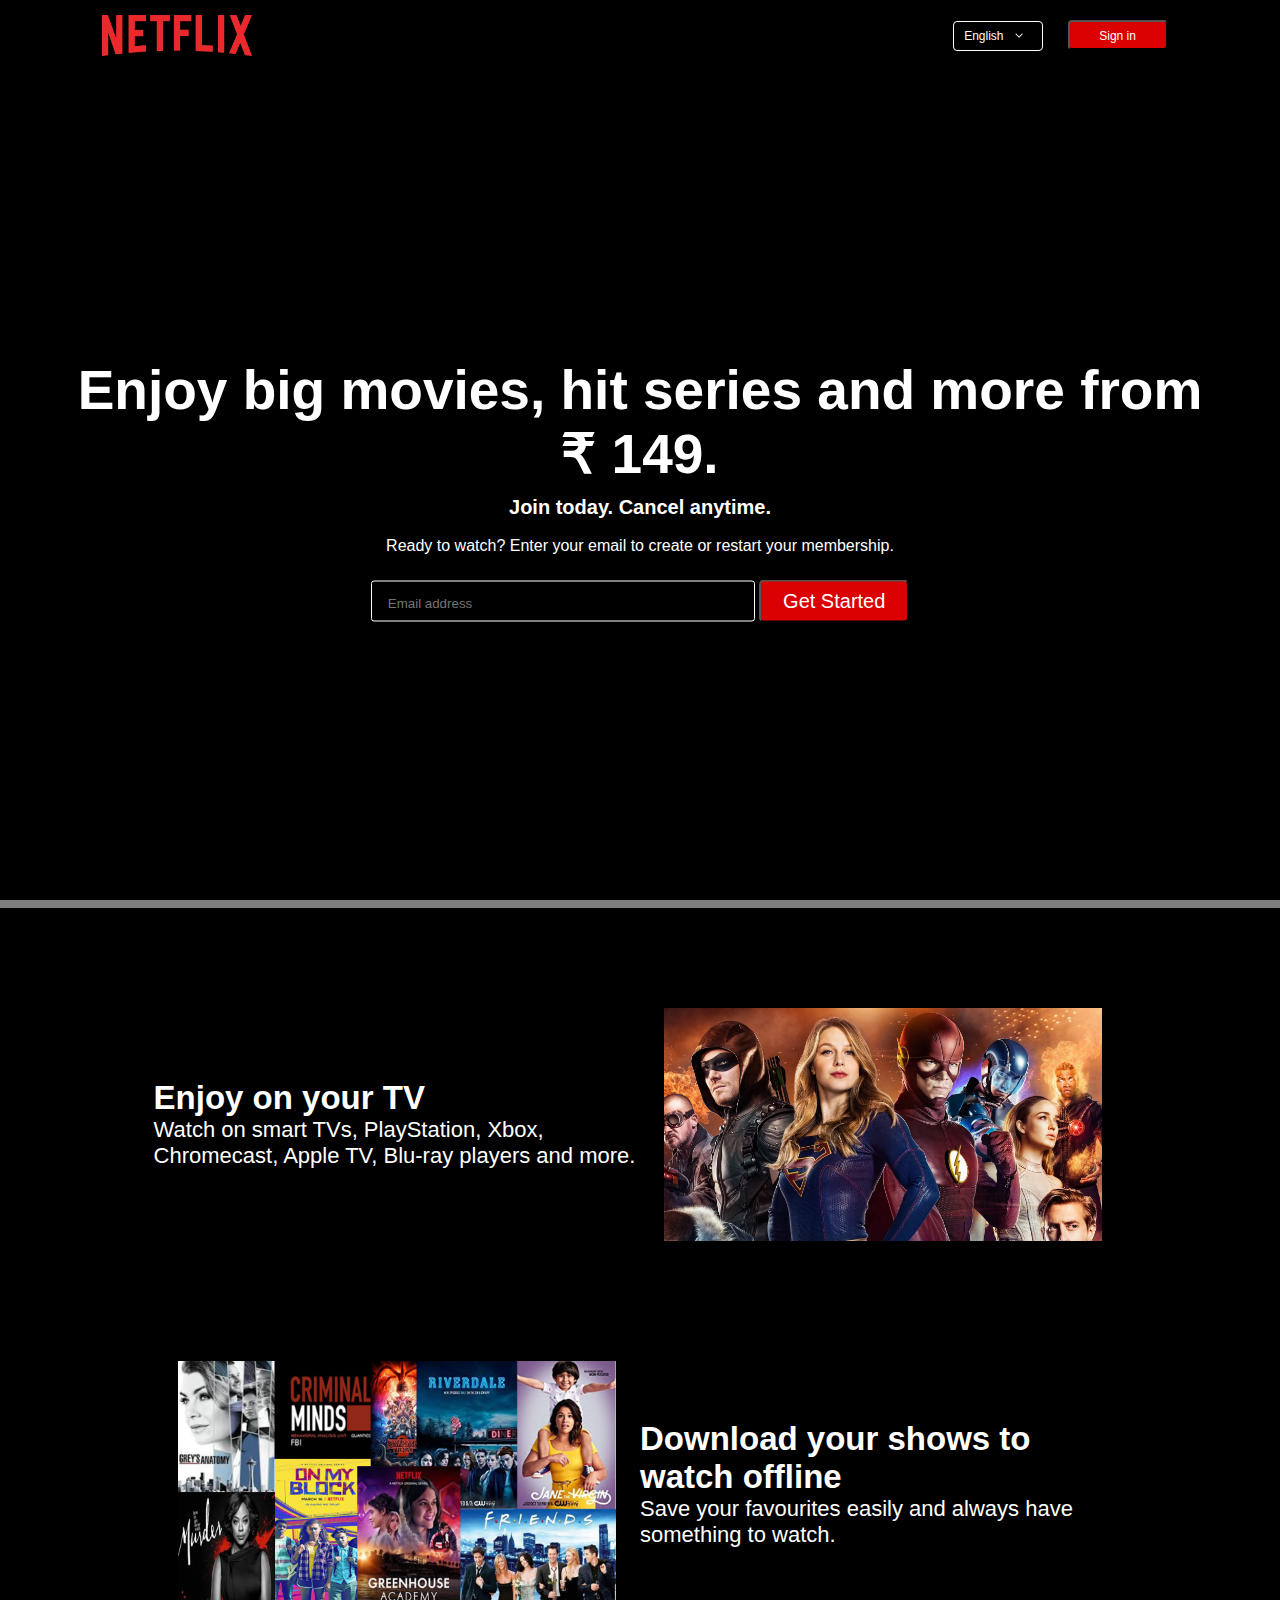
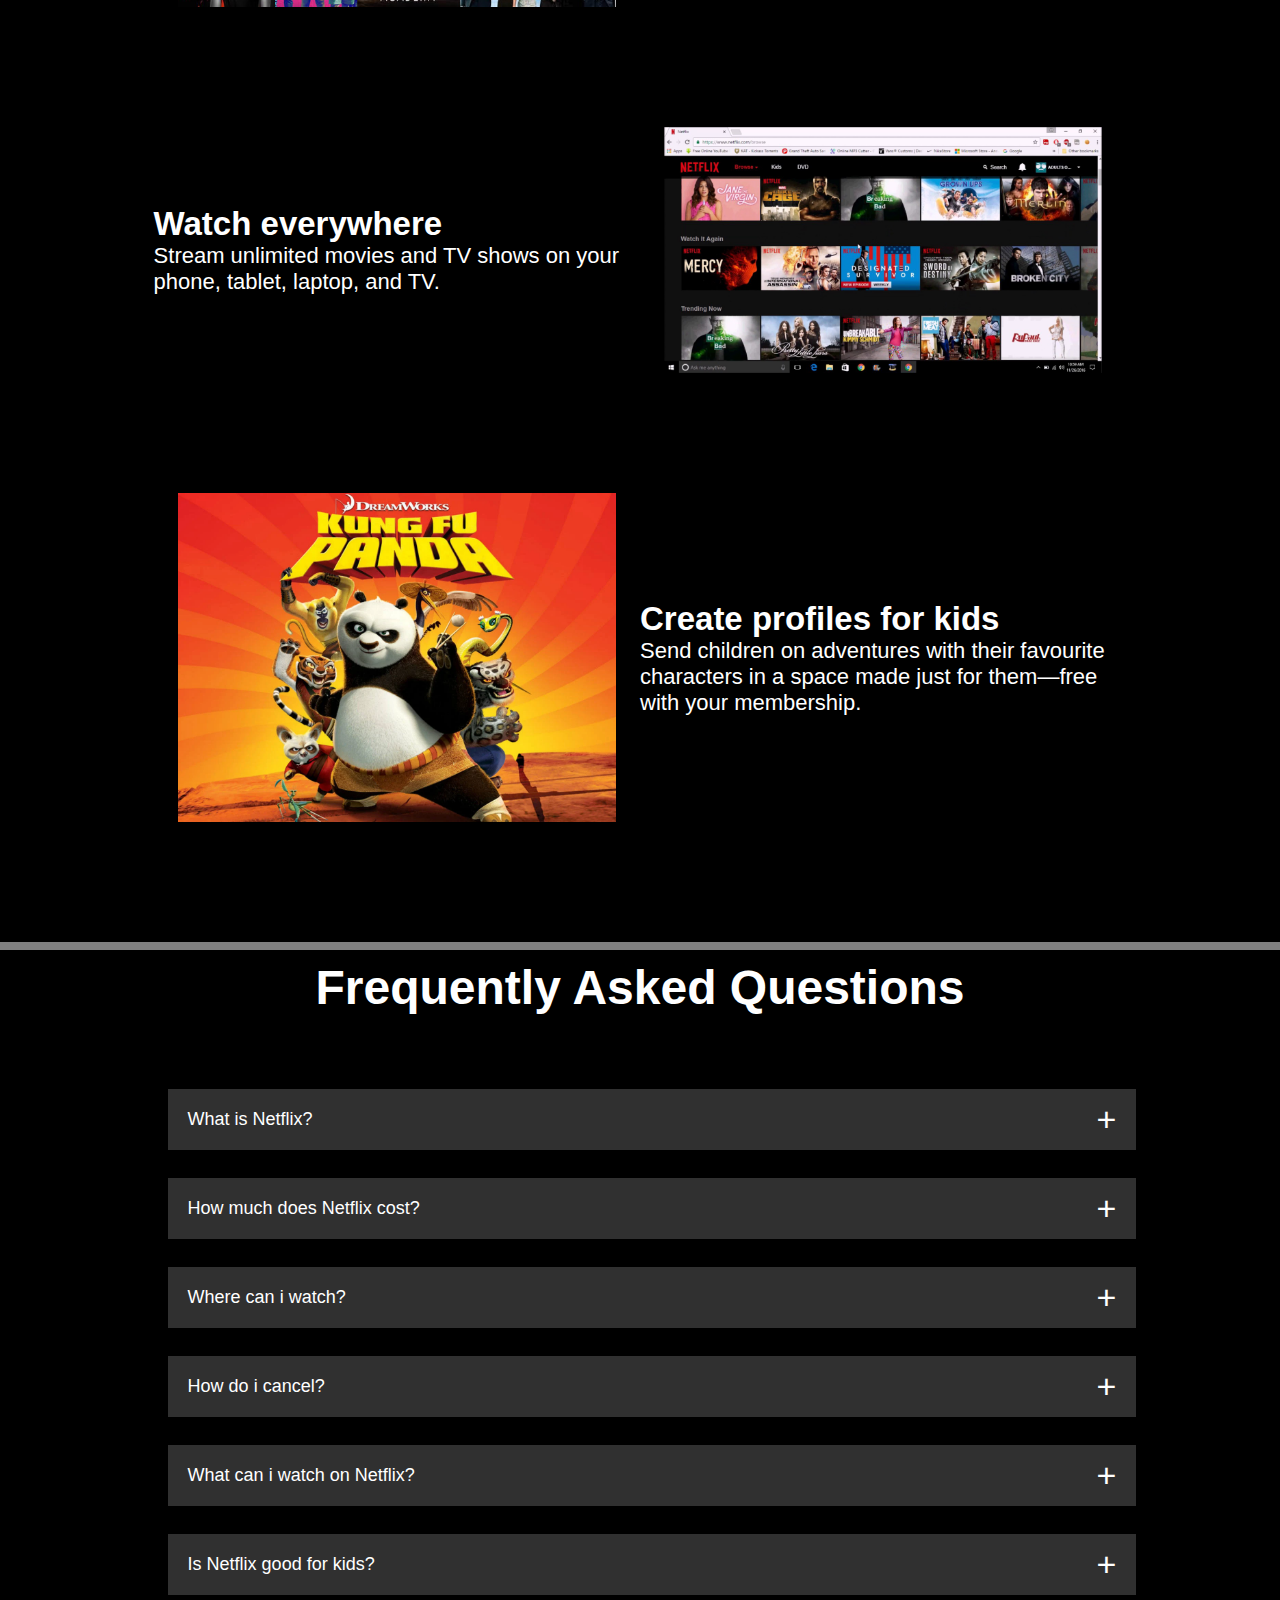
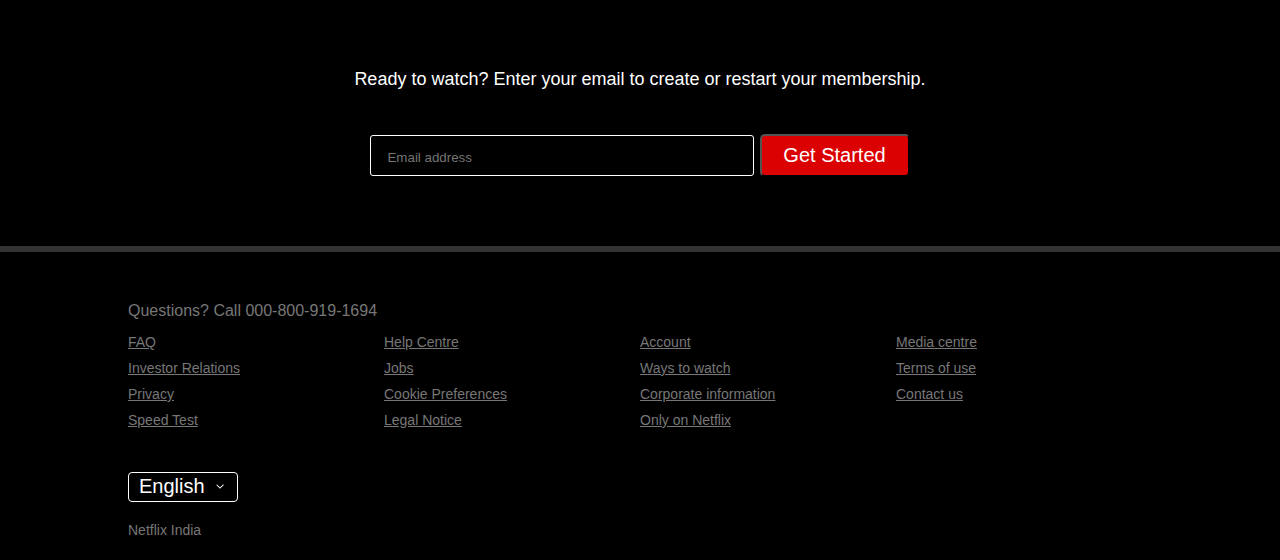
<file: Index.html>
<!DOCTYPE html>
<html lang="en">

<head>
    <meta charset="UTF-8">
    <meta name="viewport" content="width=device-width, initial-scale=1.0">
    <title>Netflix India-Watch TV shows online </title>
    <link href='https://unpkg.com/boxicons@2.1.4/css/boxicons.min.css' rel='stylesheet'>
    <link rel="stylesheet" href="fix.css">
</head>

<body>
    <div class="header">
        <nav>
            <img  src="netf.png" alt="nothing" class="logo abc">
           
            <div>
                <button class="btn">English <img src="icon_1.png"></button>
                <button>Sign in</button>
            </div>
        </nav>
        <div class="header-cont">
            <h1>Enjoy big movies, hit series and more from ₹ 149.</h1>
            <h3>Join today. Cancel anytime.</h3>
            <p>Ready to watch? Enter your email to create or restart your membership.</p>
            <form class="mailS">
                <input type="email" id="mail" placeholder="Email address" required>
                <button type="submit">Get Started</button>
            </form>
        </div>
    </div>
    <div class="fat">
        <div class="ro">
            <div class="co">
                <h2>Enjoy on your TV</h2>
                <p>Watch on smart TVs, PlayStation, Xbox, Chromecast, Apple TV, Blu-ray players and more.</p>
            </div>
            <div class="imgc">
                <img src="img1.webp">
            </div>
        </div>
        <div class="ro">
            <div class="imgc">
                <img src="img2.jpg">
            </div>
            <div class="co">
                <h2>Download your shows to watch offline</h2>
                <p>Save your favourites easily and always have something to watch.</p>
            </div>

        </div>
        <div class="ro">

            <div class="co">
                <h2>Watch everywhere</h2>
                <p>Stream unlimited movies and TV shows on your phone, tablet, laptop, and TV.</p>
            </div>
            <div class="imgc">
                <img src="img3.jpg">
            </div>

        </div>
        <div class="ro">
            <div class="imgc">
                <img src="img4.webp">
            </div>
            <div class="co">
                <h2>Create profiles for kids</h2>
                <p>Send children on adventures with their favourite characters in a space made just for them—free with
                    your membership.</p>
            </div>

        </div>
    </div>
    <div class="faq">
        <h2>Frequently Asked Questions</h2>
        <ul class="ac">
            <li>
                <input type="radio" name="ac" id="first">
                <label for="first">What is Netflix?</label>
                <div class="cont">
                    <p>Netflix is a streaming service that offers a wide variety of award-winning TV shows, movies,
                        anime, documentaries and more – on thousands of internet-connected devices.

                        You can watch as much as you want, whenever you want, without a single ad – all for one low
                        monthly price. There's always something new to discover, and new TV shows and movies are added
                        every week!</p>
                </div>
            </li>
            <li>
                <input type="radio" name="ac" id="Second">
                <label for="Second">How much does Netflix cost?</label>
                <div class="cont">
                    <p>Watch Netflix on your smartphone, tablet, Smart TV, laptop, or streaming device, all for one
                        fixed monthly fee. Plans range from ₹ 149 to ₹ 649 a month. No extra costs, no contracts.</p>
                </div>
            </li>
            <li>
                <input type="radio" name="ac" id="third">
                <label for="third">Where can i watch?</label>
                <div class="cont">
                    <p>Watch anywhere, anytime. Sign in with your Netflix account to watch instantly on the web at
                        netflix.com from your personal computer or on any internet-connected device that offers the
                        Netflix app, including smart TVs, smartphones, tablets, streaming media players and game
                        consoles.

                        You can also download your favourite shows with the iOS, Android, or Windows 10 app. Use
                        downloads to watch while you're on the go and without an internet connection. Take Netflix with
                        you anywhere.</p>
                </div>
            </li>
            <li>
                <input type="radio" name="ac" id="forth">
                <label for="forth">How do i cancel?</label>
                <div class="cont">
                    <p>Netflix is flexible. There are no annoying contracts and no commitments. You can easily cancel
                        your account online in two clicks. There are no cancellation fees – start or stop your account
                        anytime.</p>
                </div>
            </li>
            <li>
                <input type="radio" name="ac" id="fifth">
                <label for="fifth">What can i watch on Netflix?</label>
                <div class="cont">
                    <p>Netflix has an extensive library of feature films, documentaries, TV shows, anime, award-winning
                        Netflix originals, and more. Watch as much as you want, anytime you want.</p>
                </div>
            </li>
            <li>
                <input type="radio" name="ac" id="six">
                <label for="six">Is Netflix good for kids?</label>
                <div class="cont">
                    <p>The Netflix Kids experience is included in your membership to give parents control while kids
                        enjoy family-friendly TV shows and films in their own space.

                        Kids profiles come with PIN-protected parental controls that let you restrict the maturity
                        rating of content kids can watch and block specific titles you don’t want kids to see.</p>
                </div>
            </li>
        </ul>
        <p>Ready to watch? Enter your email to create or restart your membership.</p>
        <form class="mailS">
            <input type="email" id="mail" placeholder="Email address" required>
            <button type="submit">Get Started</button>
        </form>
    </div>
    <div class="foot">
        <p>Questions? Call 000-800-919-1694</p>
        <div class="ro">
            <div class="co">
                <a>FAQ</a>
                <a>Investor Relations</a>
                <a>Privacy</a>
                <a>Speed Test</a>
            </div>
            <div class="co">
                <a>Help Centre</a>
                <a>Jobs</a>
                <a>Cookie Preferences</a>
                <a>Legal Notice</a>
            </div>
            <div class="co">
                <a>Account</a>
                <a>Ways to watch</a>
                <a>Corporate information</a>
                <a>Only on Netflix</a>
            </div>
            <div class="co">
                <a>Media centre</a>
                <a>Terms of use</a>
                <a>Contact us</a>
            </div>
        </div>
        <button class="btn">English <img src="icon_1.png"></button>
        <p class="copyright-txt">Netflix India</p>
    </div>
</body>

</html>
</file>
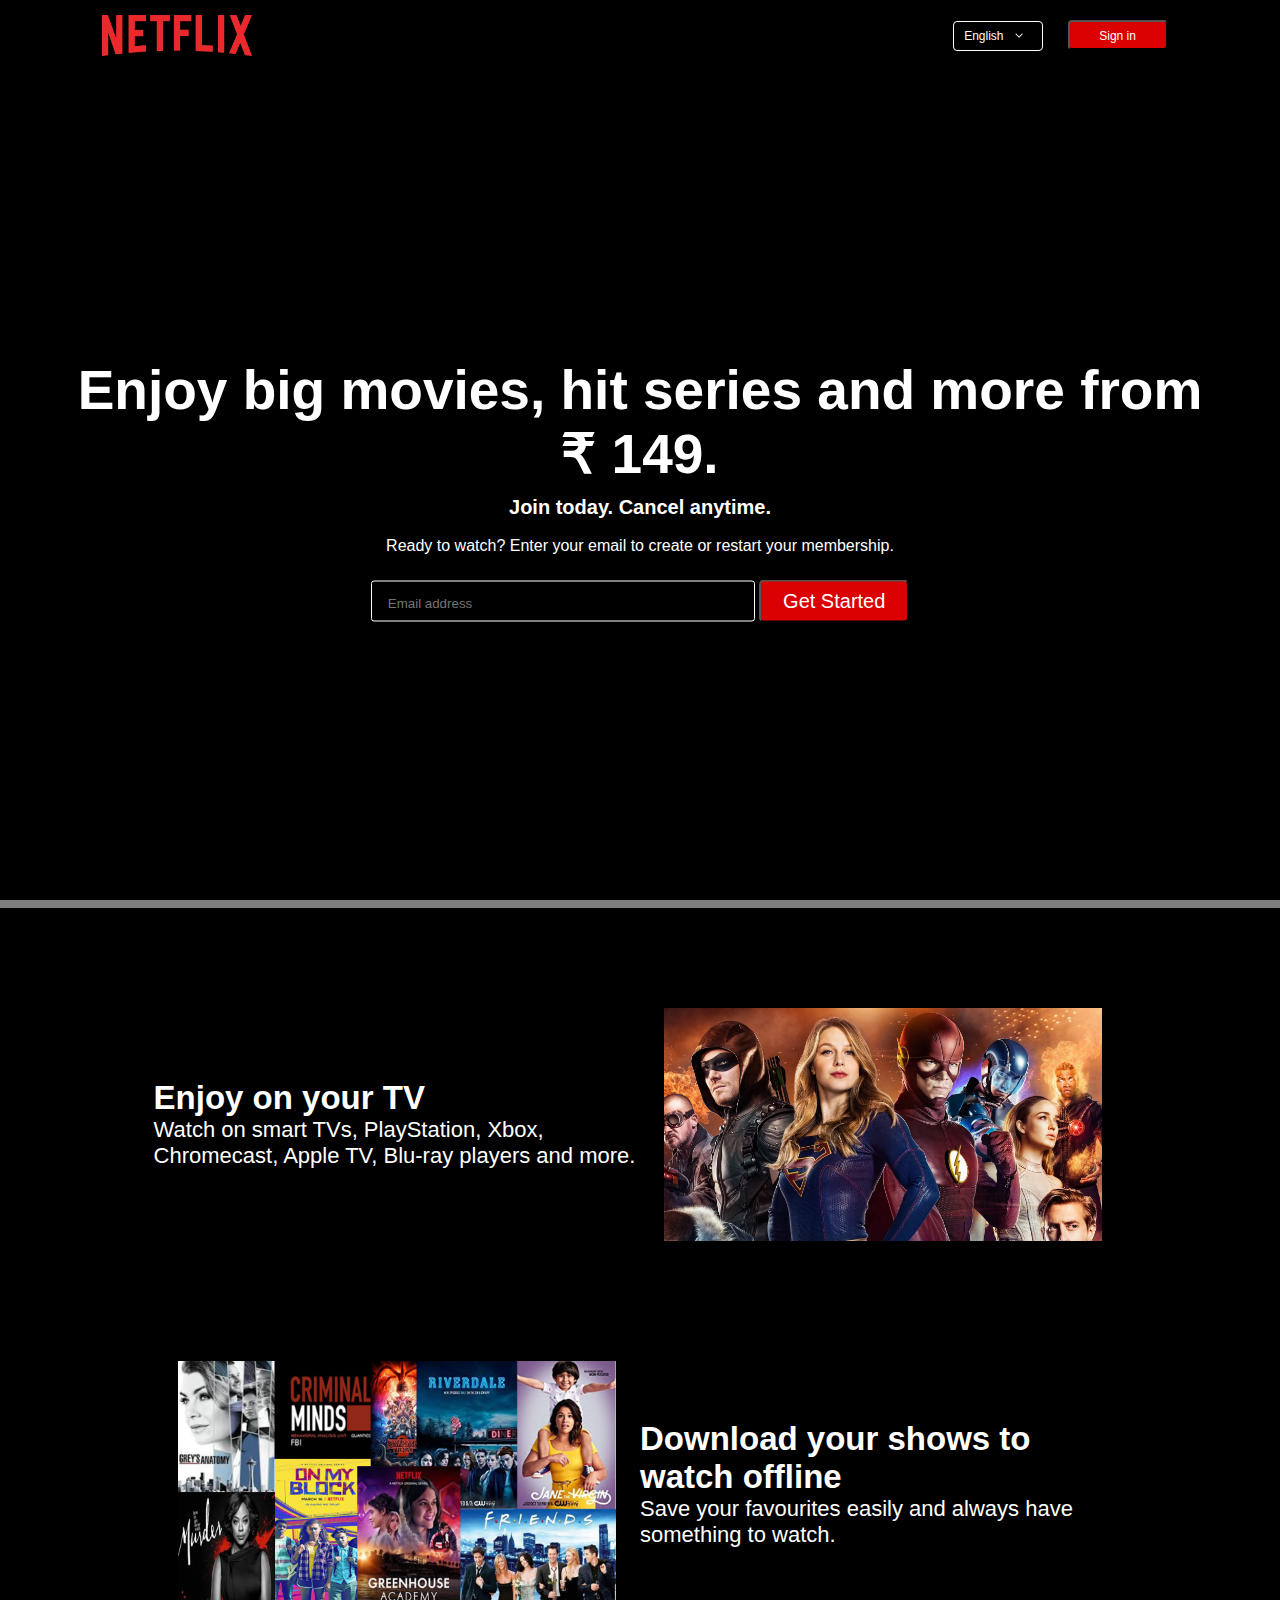
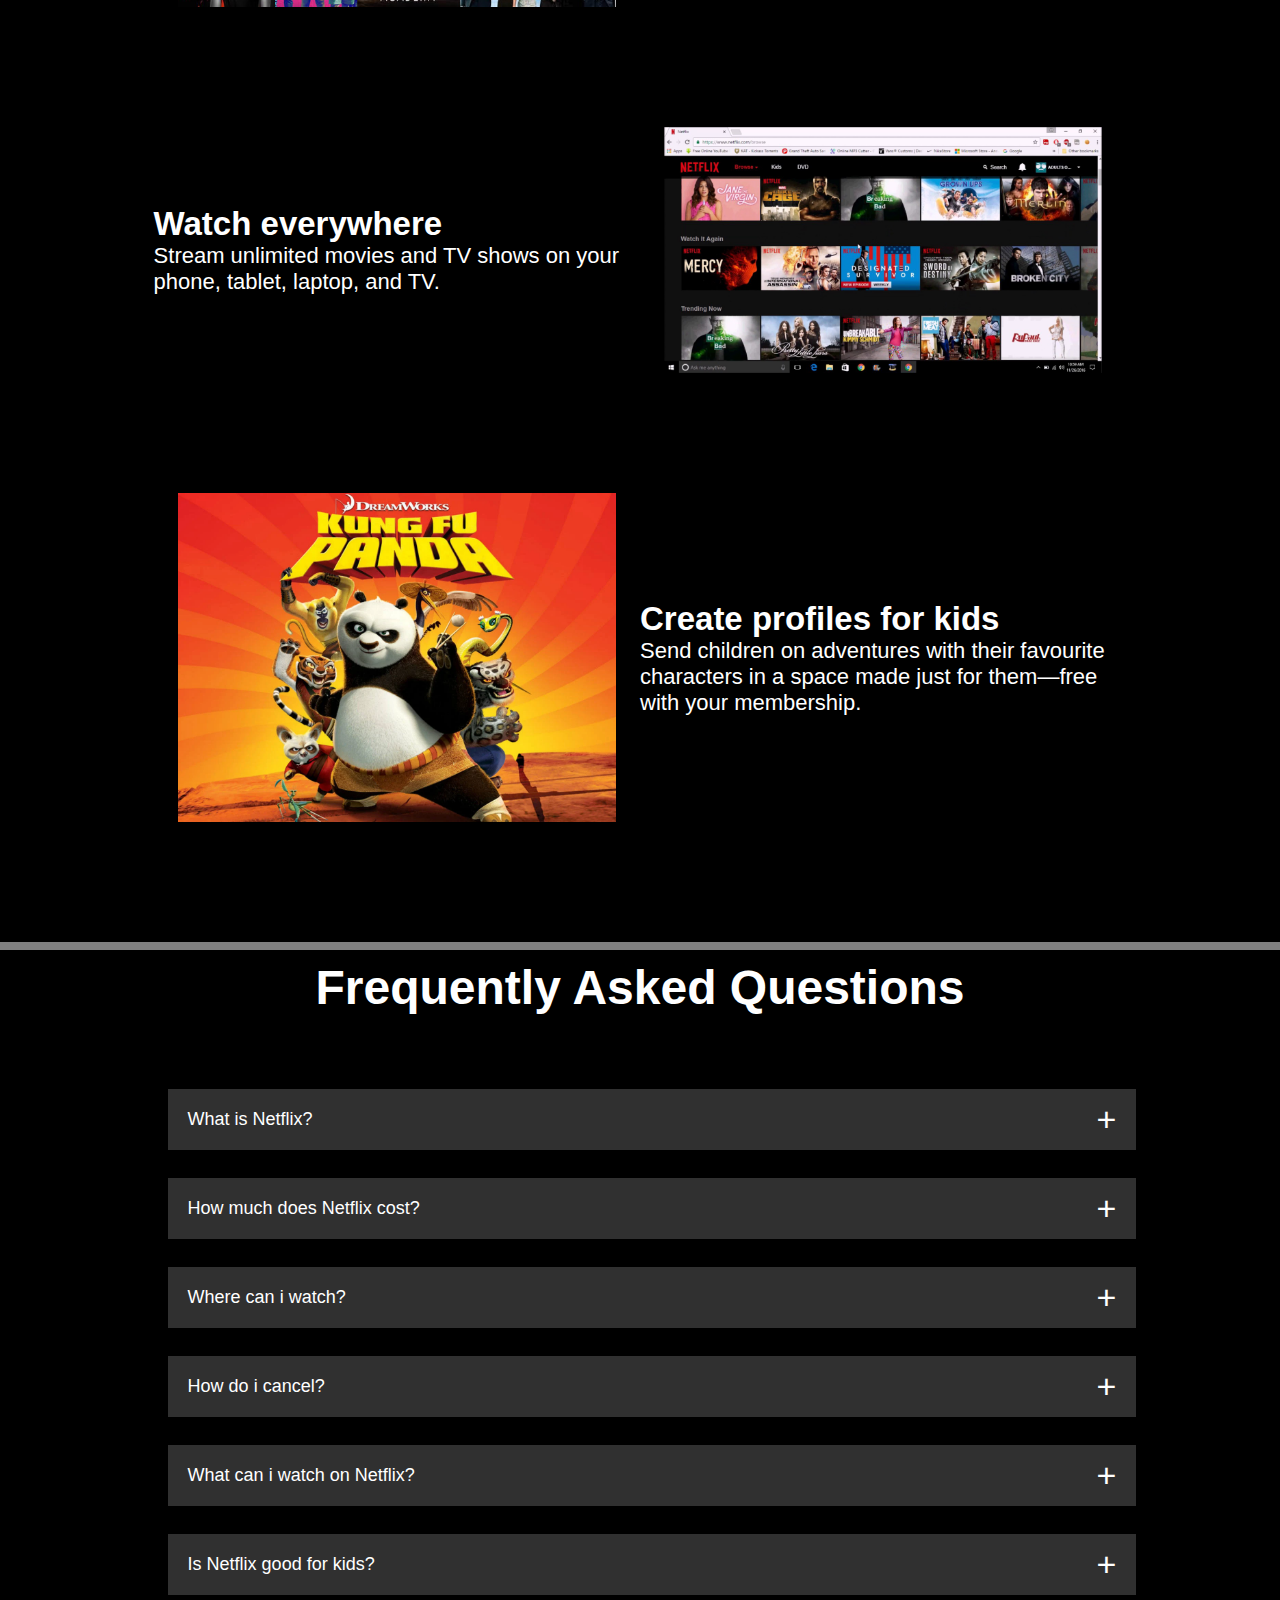
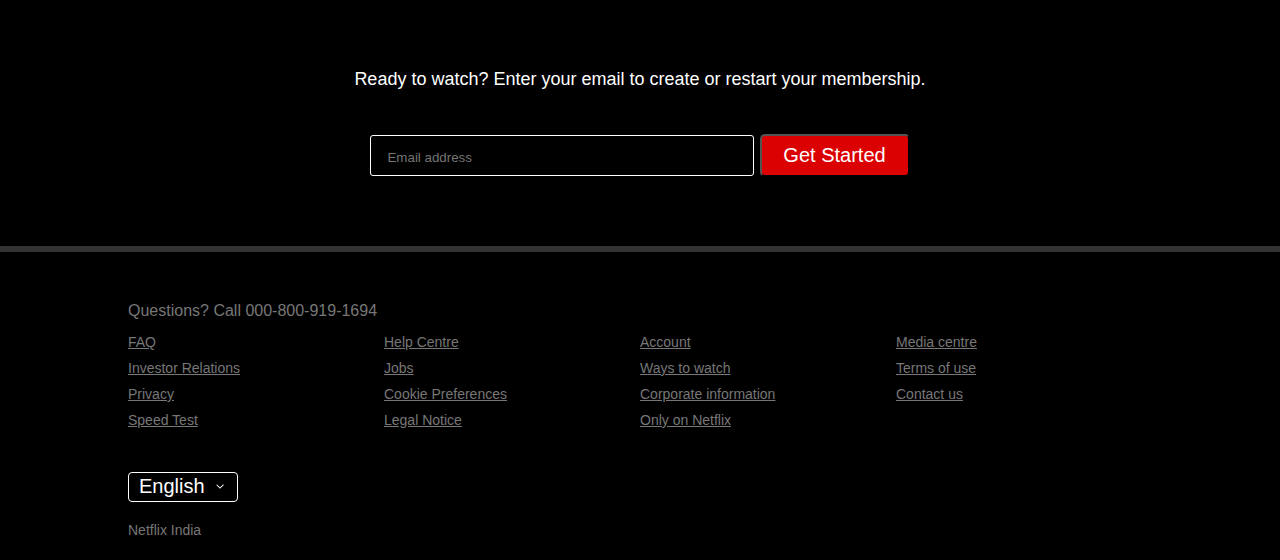
<file: netflix.html>
<!DOCTYPE html>
<html lang="en">

<head>
    <meta charset="UTF-8">
    <meta name="viewport" content="width=device-width, initial-scale=1.0">
    <title>Netflix India-Watch TV shows online </title>
    <link href='https://unpkg.com/boxicons@2.1.4/css/boxicons.min.css' rel='stylesheet'>
    <link rel="stylesheet" href="fix.css">
</head>

<body>
    <div class="header">
        <nav>
            <img  src="netf.png" alt="nothing" class="logo abc">
           
            <div>
                <button class="btn">English <img src="icon_1.png"></button>
                <button>Sign in</button>
            </div>
        </nav>
        <div class="header-cont">
            <h1>Enjoy big movies, hit series and more from ₹ 149.</h1>
            <h3>Join today. Cancel anytime.</h3>
            <p>Ready to watch? Enter your email to create or restart your membership.</p>
            <form class="mailS">
                <input type="email" id="mail" placeholder="Email address" required>
                <button type="submit">Get Started</button>
            </form>
        </div>
    </div>
    <div class="fat">
        <div class="ro">
            <div class="co">
                <h2>Enjoy on your TV</h2>
                <p>Watch on smart TVs, PlayStation, Xbox, Chromecast, Apple TV, Blu-ray players and more.</p>
            </div>
            <div class="imgc">
                <img src="img1.webp">
            </div>
        </div>
        <div class="ro">
            <div class="imgc">
                <img src="img2.jpg">
            </div>
            <div class="co">
                <h2>Download your shows to watch offline</h2>
                <p>Save your favourites easily and always have something to watch.</p>
            </div>

        </div>
        <div class="ro">

            <div class="co">
                <h2>Watch everywhere</h2>
                <p>Stream unlimited movies and TV shows on your phone, tablet, laptop, and TV.</p>
            </div>
            <div class="imgc">
                <img src="img3.jpg">
            </div>

        </div>
        <div class="ro">
            <div class="imgc">
                <img src="img4.webp">
            </div>
            <div class="co">
                <h2>Create profiles for kids</h2>
                <p>Send children on adventures with their favourite characters in a space made just for them—free with
                    your membership.</p>
            </div>

        </div>
    </div>
    <div class="faq">
        <h2>Frequently Asked Questions</h2>
        <ul class="ac">
            <li>
                <input type="radio" name="ac" id="first">
                <label for="first">What is Netflix?</label>
                <div class="cont">
                    <p>Netflix is a streaming service that offers a wide variety of award-winning TV shows, movies,
                        anime, documentaries and more – on thousands of internet-connected devices.

                        You can watch as much as you want, whenever you want, without a single ad – all for one low
                        monthly price. There's always something new to discover, and new TV shows and movies are added
                        every week!</p>
                </div>
            </li>
            <li>
                <input type="radio" name="ac" id="Second">
                <label for="Second">How much does Netflix cost?</label>
                <div class="cont">
                    <p>Watch Netflix on your smartphone, tablet, Smart TV, laptop, or streaming device, all for one
                        fixed monthly fee. Plans range from ₹ 149 to ₹ 649 a month. No extra costs, no contracts.</p>
                </div>
            </li>
            <li>
                <input type="radio" name="ac" id="third">
                <label for="third">Where can i watch?</label>
                <div class="cont">
                    <p>Watch anywhere, anytime. Sign in with your Netflix account to watch instantly on the web at
                        netflix.com from your personal computer or on any internet-connected device that offers the
                        Netflix app, including smart TVs, smartphones, tablets, streaming media players and game
                        consoles.

                        You can also download your favourite shows with the iOS, Android, or Windows 10 app. Use
                        downloads to watch while you're on the go and without an internet connection. Take Netflix with
                        you anywhere.</p>
                </div>
            </li>
            <li>
                <input type="radio" name="ac" id="forth">
                <label for="forth">How do i cancel?</label>
                <div class="cont">
                    <p>Netflix is flexible. There are no annoying contracts and no commitments. You can easily cancel
                        your account online in two clicks. There are no cancellation fees – start or stop your account
                        anytime.</p>
                </div>
            </li>
            <li>
                <input type="radio" name="ac" id="fifth">
                <label for="fifth">What can i watch on Netflix?</label>
                <div class="cont">
                    <p>Netflix has an extensive library of feature films, documentaries, TV shows, anime, award-winning
                        Netflix originals, and more. Watch as much as you want, anytime you want.</p>
                </div>
            </li>
            <li>
                <input type="radio" name="ac" id="six">
                <label for="six">Is Netflix good for kids?</label>
                <div class="cont">
                    <p>The Netflix Kids experience is included in your membership to give parents control while kids
                        enjoy family-friendly TV shows and films in their own space.

                        Kids profiles come with PIN-protected parental controls that let you restrict the maturity
                        rating of content kids can watch and block specific titles you don’t want kids to see.</p>
                </div>
            </li>
        </ul>
        <p>Ready to watch? Enter your email to create or restart your membership.</p>
        <form class="mailS">
            <input type="email" id="mail" placeholder="Email address" required>
            <button type="submit">Get Started</button>
        </form>
    </div>
    <div class="foot">
        <p>Questions? Call 000-800-919-1694</p>
        <div class="ro">
            <div class="co">
                <a>FAQ</a>
                <a>Investor Relations</a>
                <a>Privacy</a>
                <a>Speed Test</a>
            </div>
            <div class="co">
                <a>Help Centre</a>
                <a>Jobs</a>
                <a>Cookie Preferences</a>
                <a>Legal Notice</a>
            </div>
            <div class="co">
                <a>Account</a>
                <a>Ways to watch</a>
                <a>Corporate information</a>
                <a>Only on Netflix</a>
            </div>
            <div class="co">
                <a>Media centre</a>
                <a>Terms of use</a>
                <a>Contact us</a>
            </div>
        </div>
        <button class="btn">English <img src="icon_1.png"></button>
        <p class="copyright-txt">Netflix India</p>
    </div>
</body>

</html>
</file>
<file: fix.css>
*{
    padding: 0;
    margin: 0;
    font-family: 'Poppins',sans-serif;
}
body{
    background-color: black;
    color: white;
}
.header{
    width: 100%;
    height: 100vh;
    background-image: linear-gradient(rgba(0,0,0,0.7),rgba(0,0,0,0.7)),url("https://i.pinimg.com/originals/d4/b6/b9/d4b6b92053394c97462698e16536834b.jpg");
    background-size: cover;
}
nav{
    display: flex;
    align-items: center;
    justify-content: space-between;
    padding: 10px 8%;
}
.logo{
    width: 150px;
    cursor: pointer;
}
nav button{
    width: 100px;
    height: 30px;
    background-color: #db0001;
    color: white;
    border-radius: 4px;
    padding: 7px 20px;
    font-size: 12px;
    margin: 10px;
    cursor: pointer;
}
.btn{
    height: 30px;
    width: 90px;
    display: inline-flex;
    align-items: center;
    background-color: transparent;
    color: white;
    border: 1px solid white;
    border-radius: 4px;
    padding: 7px 10px;
}
.btn img{
    width: 10px;
    margin-left: 10px;
    
}
.header-cont{
    position: absolute;
    top: 50%;
    left: 50%;
    transform: translate(-50%,-50%);
    text-align: center;
    margin-top: 40px;
    
}
.header-cont h1{
    font-size: 55px;
    width: 1150px;
   
    
}
.header-cont h3{
    font-size: 20px;
    margin-top: 10px;
}
.header-cont p{
    margin-top: 18px;
}
#mail{
    width: 350px;
    height: 33px;
    border: 1px solid white;
    border-radius: 3px;
    padding: 5px 16px 1px;
    background-color: transparent;
    color: white;
}
button{
    width: 150px;
    height: 43px;
    background-color: #db0001;
    color: white;
    border-radius: 5px;
    font-size: 20px;
}
.mailS{
    margin-top: 25px;
}
.fat{
    padding: 50px 12%;
    font-size: 22px;
    border-block: 8px solid grey;
}
.ro{
    display: flex;
    width: 100%;
    align-items: center;
    padding: 50px 0;
    
}
.co{
    flex-basis: 50%;
    margin-bottom: 20px;
}

.imgc{
    flex-basis: 50%;
    margin-bottom: 20px;
}
.imgc img{
    display: block;
    width: 90%;
    margin: auto;
}
.faq{
    padding: 10px 12%;
    text-align: center;
    font-size: 18px;
}
.faq h2{
    font-size: 48px;
}
.ac{
    margin: 60px auto;
    width: 100%;
}
.ac li{
    list-style: none;
    width: 100%;
    padding: 12px;
}
.ac li label{
    display: flex;
    align-items: center;
    padding: 20px;
    font-size: 18px;
    background: #303030;
    margin: 2px;
    cursor: pointer;
    position: relative;
}
label::after{
    content: '+';
    font-size: 34px;
    right: 20px;
    position: absolute;
    transition: transform 0.5s;
}
input[type="radio"]{
    display: none;
}
.ac .cont{
    background: #303030;
    text-align: left;
    padding: 0 20px;
    max-height: 0;
    overflow: hidden;
    transition: max-height 0.5s, padding 0.5s;
}
.ac input[type="radio"]:checked + label + .cont{
    max-height: 600px;
    padding: 30px 20px;
}
.ac input[type="radio"]:checked + label::after{
    transform: rotate(135deg);
}
.faq #mail{
    margin: 20px auto 60px;
}
.foot{
    padding: 50px 10% 12px;
    border-top: 6px solid #333;
    color: #777;

}
.foot h2{
    font-size: 18px;
}
.foot .col{
     flex-basis: 25%;
     flex-grow: 1;
     margin-bottom: 20px;
}
.foot .co a{
    display: block;
    text-decoration: underline;
    color: #777;
    font-size: 14px;
    margin-bottom: 10px;
}
.foot .ro{
    align-items: flex-start;
    padding: 14px 0px;
}
.foot button{
    width: 110px;
}
.copyright-txt{
    font-size: 14px;
    margin-top: 20px;
    margin-bottom: 10px;
}
</file>
